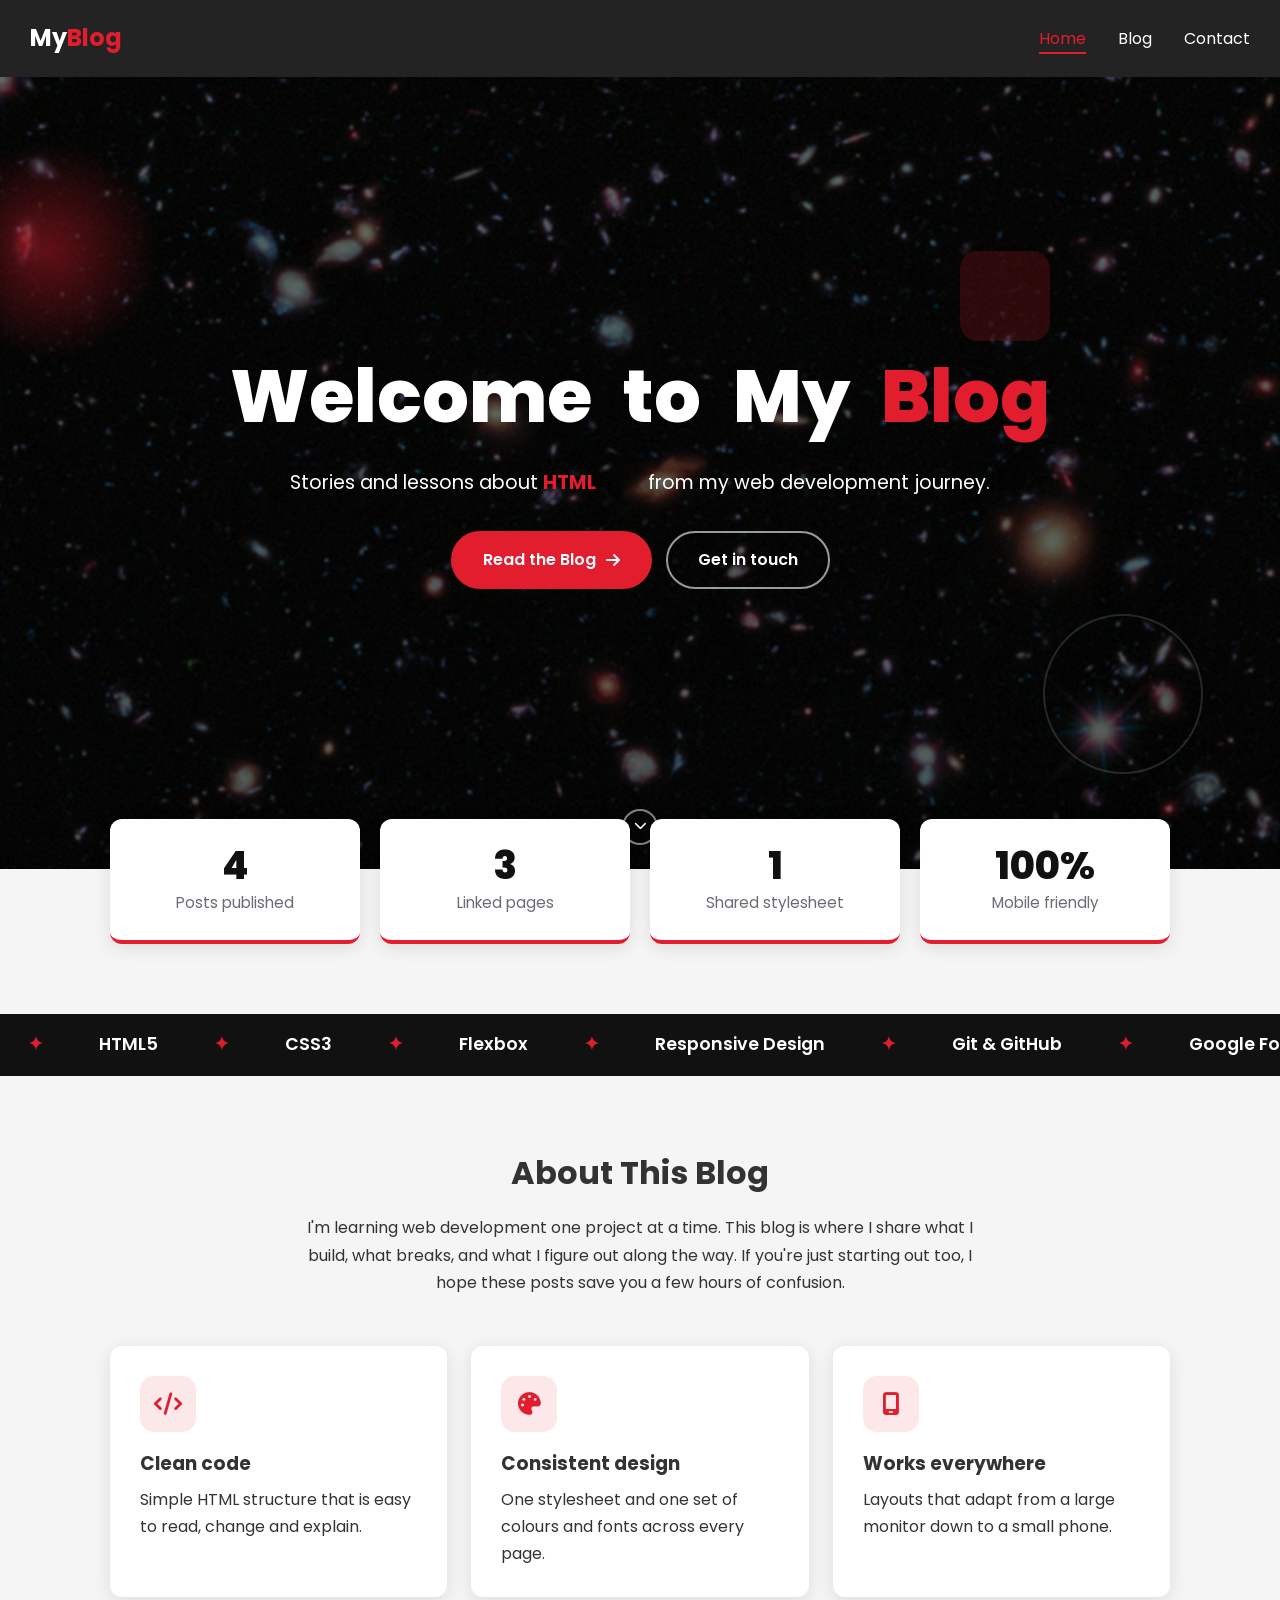
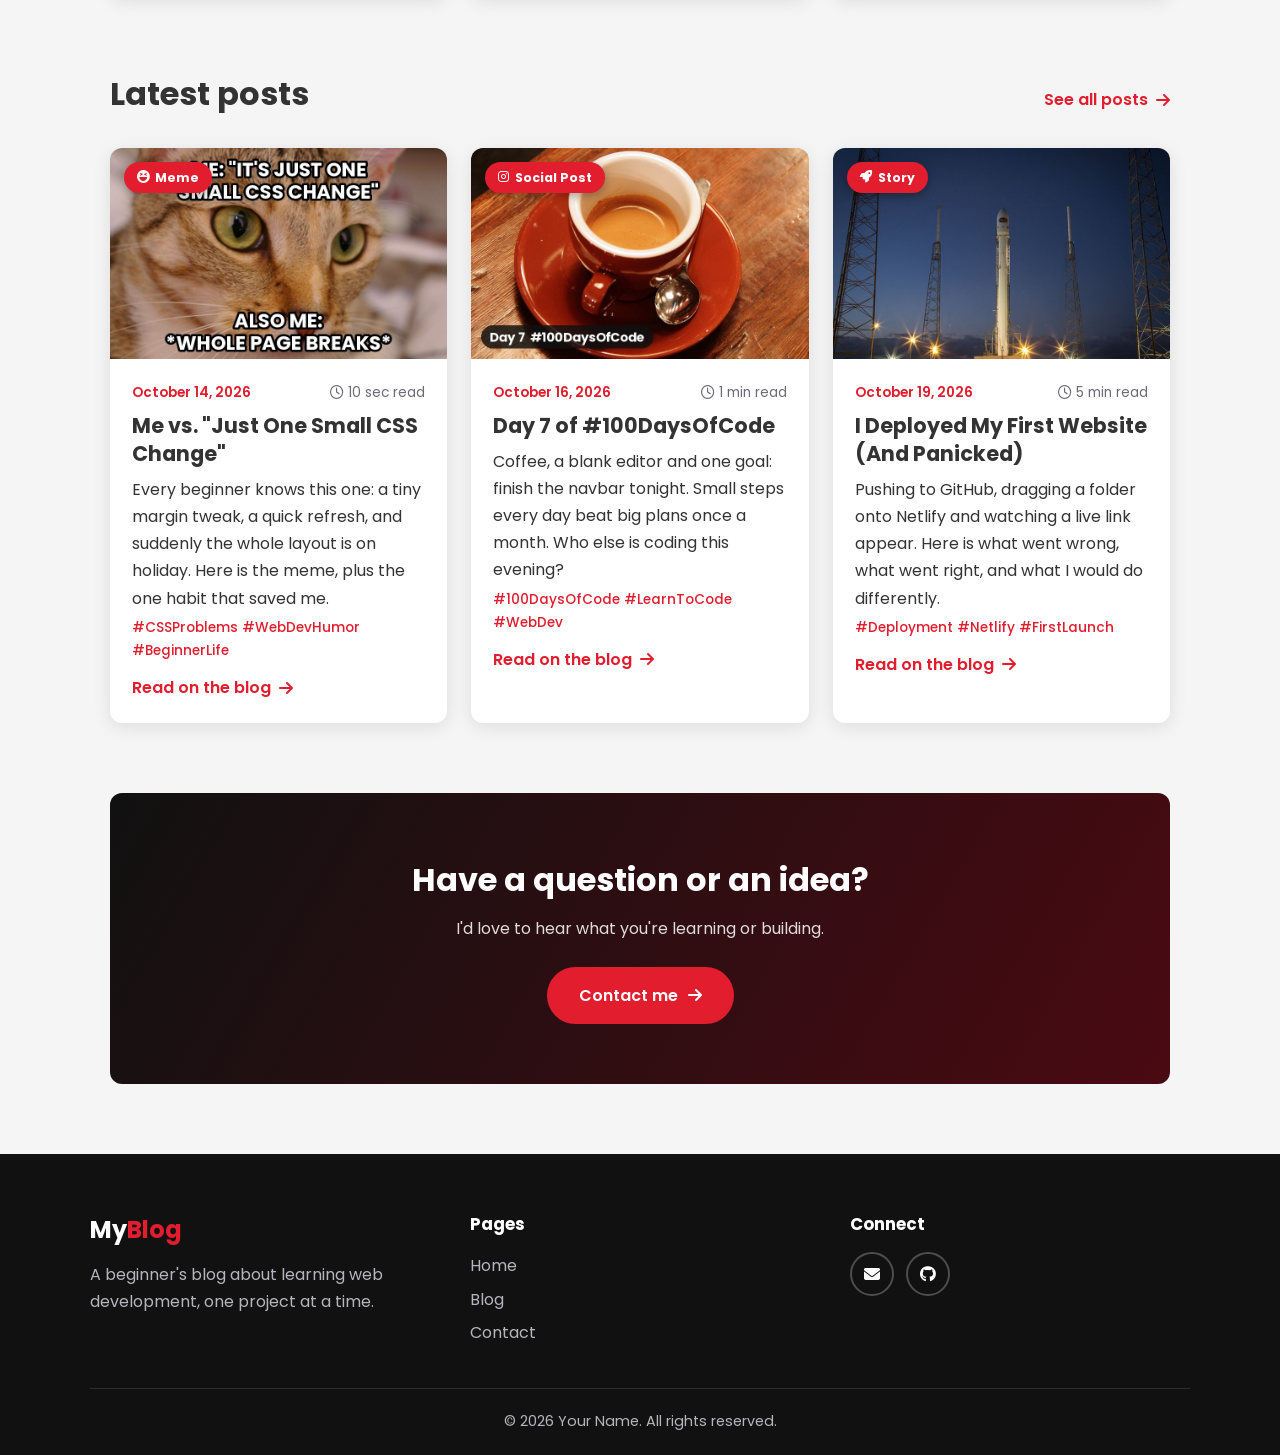
<file: index.html>
<!DOCTYPE html>
<html lang="en">
<head>
  <meta charset="UTF-8">
  <meta name="viewport" content="width=device-width, initial-scale=1.0">
  <meta name="description" content="A beginner web developer's blog about learning HTML, CSS and building real projects.">
  <title>MyBlog | Home</title>
  <script>document.documentElement.classList.add('js');</script>
  <link rel="stylesheet" href="https://cdnjs.cloudflare.com/ajax/libs/font-awesome/6.5.2/css/all.min.css">
  <link rel="stylesheet" href="css/style.css">
</head>
<body>

  <div class="scroll-progress" id="scrollProgress"></div>
  <a class="skip-link" href="#main">Skip to content</a>

  <header class="site-header" id="siteHeader">
    <a href="index.html" class="logo">My<span>Blog</span></a>
    <button class="menu-toggle" id="menuToggle" aria-label="Toggle menu" aria-expanded="false" aria-controls="nav">
      <span></span><span></span><span></span>
    </button>
    <nav id="nav" aria-label="Main navigation">
        <a href="index.html" class="active" aria-current="page">Home</a>
        <a href="blog.html">Blog</a>
        <a href="contact.html">Contact</a>
    </nav>
  </header>

  <main id="main" class="home">

    <section class="hero">
      <div class="hero-bg" aria-hidden="true"></div>
      <span class="shape s1" aria-hidden="true"></span>
      <span class="shape s2" aria-hidden="true"></span>
      <span class="shape s3" aria-hidden="true"></span>
      <div class="hero-content">
        <h1>
          <span class="word"><span style="--i:0">Welcome</span></span>
          <span class="word"><span style="--i:1">to</span></span>
          <span class="word"><span style="--i:2">My</span></span>
          <span class="word"><span style="--i:3" class="accent">Blog</span></span>
        </h1>
        <p class="hero-sub">
          Stories and lessons about
          <span class="rotator" aria-hidden="true"><span class="rot-list"><span>HTML</span><span>CSS</span><span>Flexbox</span><span>HTML</span></span></span>
          <span class="sr-only">HTML, CSS and Flexbox</span>
          from my web development journey.
        </p>
        <div class="hero-actions">
          <a href="blog.html" class="btn">Read the Blog <i class="fa-solid fa-arrow-right"></i></a>
          <a href="contact.html" class="btn btn-ghost">Get in touch</a>
        </div>
      </div>
      <a href="#stats" class="scroll-cue" aria-label="Scroll down"><i class="fa-solid fa-chevron-down"></i></a>
    </section>

    <section class="stats" id="stats">
      <div class="stat reveal"><strong data-count="4">0</strong><span>Posts published</span></div>
      <div class="stat reveal"><strong data-count="3">0</strong><span>Linked pages</span></div>
      <div class="stat reveal"><strong data-count="1">0</strong><span>Shared stylesheet</span></div>
      <div class="stat reveal"><strong data-count="100" data-suffix="%">0</strong><span>Mobile friendly</span></div>
    </section>

    <div class="marquee" aria-hidden="true">
      <div class="marquee-track">
        <span>HTML5</span><span>CSS3</span><span>Flexbox</span><span>Responsive Design</span><span>Git &amp; GitHub</span><span>Google Fonts</span><span>Deployment</span>
        <span>HTML5</span><span>CSS3</span><span>Flexbox</span><span>Responsive Design</span><span>Git &amp; GitHub</span><span>Google Fonts</span><span>Deployment</span>
      </div>
    </div>

    <section class="intro">
      <h2 class="reveal">About This Blog</h2>
      <p class="reveal">I'm learning web development one project at a time. This blog is where I share what I build, what breaks, and what I figure out along the way. If you're just starting out too, I hope these posts save you a few hours of confusion.</p>
    </section>

    <section class="features">
      <div class="feature reveal">
        <i class="fa-solid fa-code"></i>
        <h3>Clean code</h3>
        <p>Simple HTML structure that is easy to read, change and explain.</p>
      </div>
      <div class="feature reveal">
        <i class="fa-solid fa-palette"></i>
        <h3>Consistent design</h3>
        <p>One stylesheet and one set of colours and fonts across every page.</p>
      </div>
      <div class="feature reveal">
        <i class="fa-solid fa-mobile-screen"></i>
        <h3>Works everywhere</h3>
        <p>Layouts that adapt from a large monitor down to a small phone.</p>
      </div>
    </section>

    <section class="featured">
      <div class="section-head reveal">
        <h2>Latest posts</h2>
        <a href="blog.html" class="read-more">See all posts <i class="fa-solid fa-arrow-right"></i></a>
      </div>
      <div class="posts posts-3">
      <article class="card reveal" data-category="meme">
        <div class="card-img">
          <img src="images/post1.jpg" alt="Chelsea the cat with a funny meme caption about a small CSS change breaking the whole page" loading="lazy">
          <span class="tag"><i class="fa-solid fa-face-laugh-squint"></i> Meme</span>
        </div>
        <div class="card-body">
          <p class="meta"><span class="date">October 14, 2026</span><span class="read"><i class="fa-regular fa-clock"></i> 10 sec read</span></p>
          <h2>Me vs. "Just One Small CSS Change"</h2>
          <p>Every beginner knows this one: a tiny margin tweak, a quick refresh, and suddenly the whole layout is on holiday. Here is the meme, plus the one habit that saved me.</p>
          <p class="hashtags">#CSSProblems #WebDevHumor #BeginnerLife</p>
          <a href="blog.html" class="read-more">Read on the blog <i class="fa-solid fa-arrow-right"></i></a>
        </div>
      </article>
      <article class="card reveal" data-category="social">
        <div class="card-img">
          <img src="images/post2.jpg" alt="A cup of coffee on a wooden table with the caption Day 7 of 100 Days of Code" loading="lazy">
          <span class="tag"><i class="fa-brands fa-instagram"></i> Social Post</span>
        </div>
        <div class="card-body">
          <p class="meta"><span class="date">October 16, 2026</span><span class="read"><i class="fa-regular fa-clock"></i> 1 min read</span></p>
          <h2>Day 7 of #100DaysOfCode</h2>
          <p>Coffee, a blank editor and one goal: finish the navbar tonight. Small steps every day beat big plans once a month. Who else is coding this evening?</p>
          <p class="hashtags">#100DaysOfCode #LearnToCode #WebDev</p>
          <a href="blog.html" class="read-more">Read on the blog <i class="fa-solid fa-arrow-right"></i></a>
        </div>
      </article>
      <article class="card reveal" data-category="story">
        <div class="card-img">
          <img src="images/post3.jpg" alt="A SpaceX Falcon 9 rocket lifting off from its launch pad" loading="lazy">
          <span class="tag"><i class="fa-solid fa-rocket"></i> Story</span>
        </div>
        <div class="card-body">
          <p class="meta"><span class="date">October 19, 2026</span><span class="read"><i class="fa-regular fa-clock"></i> 5 min read</span></p>
          <h2>I Deployed My First Website (And Panicked)</h2>
          <p>Pushing to GitHub, dragging a folder onto Netlify and watching a live link appear. Here is what went wrong, what went right, and what I would do differently.</p>
          <p class="hashtags">#Deployment #Netlify #FirstLaunch</p>
          <a href="blog.html" class="read-more">Read on the blog <i class="fa-solid fa-arrow-right"></i></a>
        </div>
      </article>
      </div>
    </section>

    <section class="cta reveal">
      <h2>Have a question or an idea?</h2>
      <p>I'd love to hear what you're learning or building.</p>
      <a href="contact.html" class="btn">Contact me <i class="fa-solid fa-arrow-right"></i></a>
    </section>

  </main>

  <footer class="site-footer">
    <div class="footer-grid">
      <div>
        <a href="index.html" class="logo">My<span>Blog</span></a>
        <p class="footer-text">A beginner's blog about learning web development, one project at a time.</p>
      </div>
      <div>
        <h3>Pages</h3>
        <ul class="footer-links">
          <li><a href="index.html">Home</a></li>
          <li><a href="blog.html">Blog</a></li>
          <li><a href="contact.html">Contact</a></li>
        </ul>
      </div>
      <div>
        <h3>Connect</h3>
        <div class="socials">
          <a href="mailto:yourname@example.com" aria-label="Email"><i class="fa-solid fa-envelope"></i></a>
          <a href="https://github.com/your-username" aria-label="GitHub" target="_blank" rel="noopener"><i class="fa-brands fa-github"></i></a>
        </div>
      </div>
    </div>
    <p class="copyright">&copy; <span id="year">2026</span> Your Name. All rights reserved.</p>
  </footer>

  <button class="to-top" id="toTop" aria-label="Back to top"><i class="fa-solid fa-arrow-up"></i></button>

  <script src="js/main.js"></script>
</body>
</html>
</file>
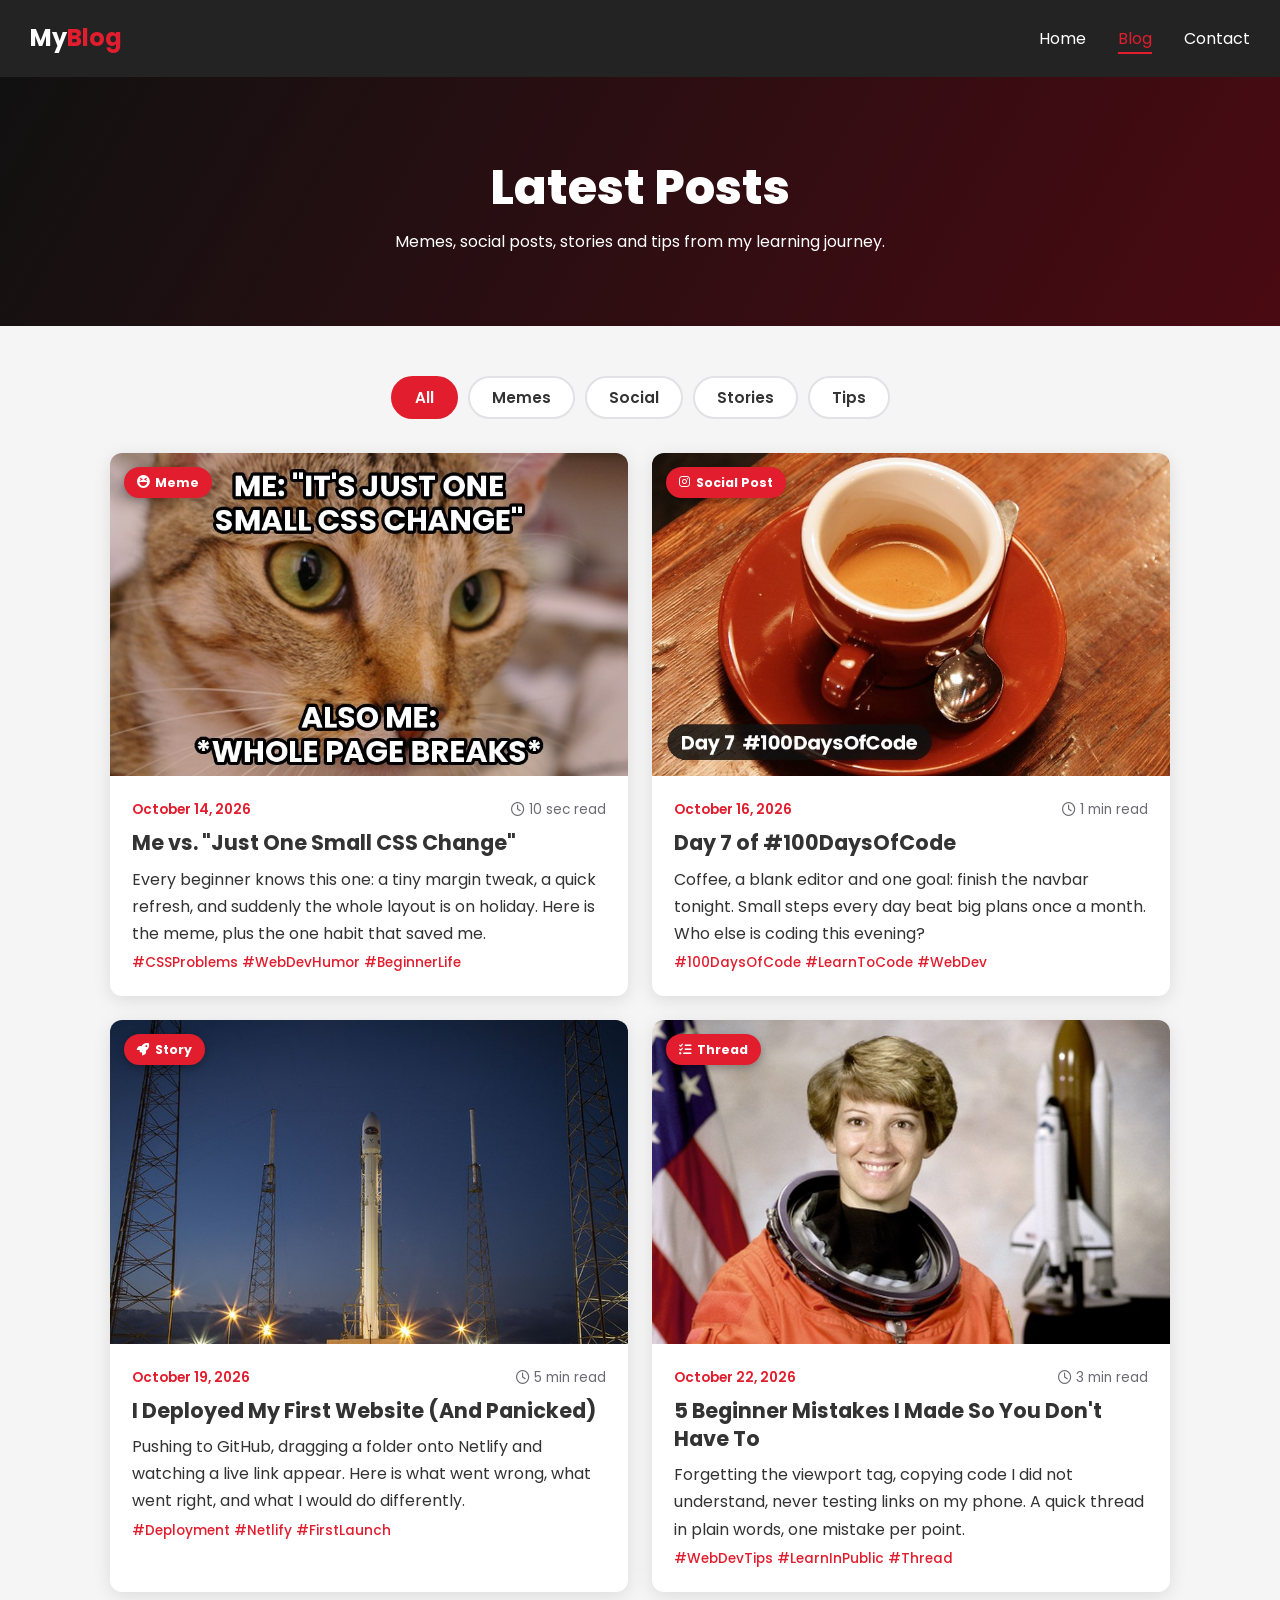
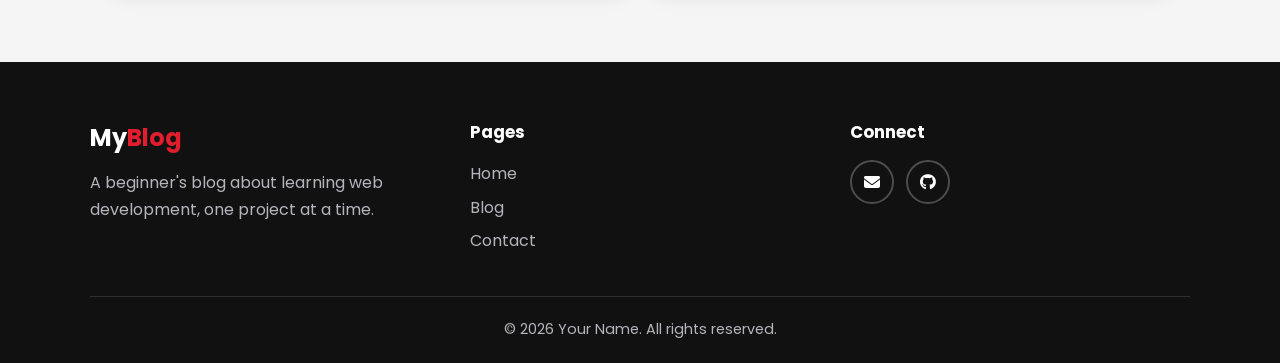
<file: blog.html>
<!DOCTYPE html>
<html lang="en">
<head>
  <meta charset="UTF-8">
  <meta name="viewport" content="width=device-width, initial-scale=1.0">
  <meta name="description" content="Memes, social posts, stories and tips from a beginner web developer.">
  <title>MyBlog | Blog</title>
  <script>document.documentElement.classList.add('js');</script>
  <link rel="stylesheet" href="https://cdnjs.cloudflare.com/ajax/libs/font-awesome/6.5.2/css/all.min.css">
  <link rel="stylesheet" href="css/style.css">
</head>
<body>

  <div class="scroll-progress" id="scrollProgress"></div>
  <a class="skip-link" href="#main">Skip to content</a>

  <header class="site-header" id="siteHeader">
    <a href="index.html" class="logo">My<span>Blog</span></a>
    <button class="menu-toggle" id="menuToggle" aria-label="Toggle menu" aria-expanded="false" aria-controls="nav">
      <span></span><span></span><span></span>
    </button>
    <nav id="nav" aria-label="Main navigation">
        <a href="index.html">Home</a>
        <a href="blog.html" class="active" aria-current="page">Blog</a>
        <a href="contact.html">Contact</a>
    </nav>
  </header>

  <section class="page-banner">
    <h1>Latest Posts</h1>
    <p>Memes, social posts, stories and tips from my learning journey.</p>
  </section>

  <main id="main">

    <div class="filters" role="group" aria-label="Filter posts by topic">
      <button class="filter active" data-filter="all">All</button>
      <button class="filter" data-filter="meme">Memes</button>
      <button class="filter" data-filter="social">Social</button>
      <button class="filter" data-filter="story">Stories</button>
      <button class="filter" data-filter="tips">Tips</button>
    </div>

    <section class="posts" id="posts">

      <article class="card reveal" data-category="meme">
        <div class="card-img">
          <img src="images/post1.jpg" alt="Chelsea the cat with a funny meme caption about a small CSS change breaking the whole page" loading="lazy">
          <span class="tag"><i class="fa-solid fa-face-laugh-squint"></i> Meme</span>
        </div>
        <div class="card-body">
          <p class="meta"><span class="date">October 14, 2026</span><span class="read"><i class="fa-regular fa-clock"></i> 10 sec read</span></p>
          <h2>Me vs. "Just One Small CSS Change"</h2>
          <p>Every beginner knows this one: a tiny margin tweak, a quick refresh, and suddenly the whole layout is on holiday. Here is the meme, plus the one habit that saved me.</p>
          <p class="hashtags">#CSSProblems #WebDevHumor #BeginnerLife</p>
        </div>
      </article>
      <article class="card reveal" data-category="social">
        <div class="card-img">
          <img src="images/post2.jpg" alt="A cup of coffee on a wooden table with the caption Day 7 of 100 Days of Code" loading="lazy">
          <span class="tag"><i class="fa-brands fa-instagram"></i> Social Post</span>
        </div>
        <div class="card-body">
          <p class="meta"><span class="date">October 16, 2026</span><span class="read"><i class="fa-regular fa-clock"></i> 1 min read</span></p>
          <h2>Day 7 of #100DaysOfCode</h2>
          <p>Coffee, a blank editor and one goal: finish the navbar tonight. Small steps every day beat big plans once a month. Who else is coding this evening?</p>
          <p class="hashtags">#100DaysOfCode #LearnToCode #WebDev</p>
        </div>
      </article>
      <article class="card reveal" data-category="story">
        <div class="card-img">
          <img src="images/post3.jpg" alt="A SpaceX Falcon 9 rocket lifting off from its launch pad" loading="lazy">
          <span class="tag"><i class="fa-solid fa-rocket"></i> Story</span>
        </div>
        <div class="card-body">
          <p class="meta"><span class="date">October 19, 2026</span><span class="read"><i class="fa-regular fa-clock"></i> 5 min read</span></p>
          <h2>I Deployed My First Website (And Panicked)</h2>
          <p>Pushing to GitHub, dragging a folder onto Netlify and watching a live link appear. Here is what went wrong, what went right, and what I would do differently.</p>
          <p class="hashtags">#Deployment #Netlify #FirstLaunch</p>
        </div>
      </article>
      <article class="card reveal" data-category="tips">
        <div class="card-img">
          <img src="images/post4.jpg" alt="NASA astronaut Eileen Collins smiling in her orange flight suit" loading="lazy">
          <span class="tag"><i class="fa-solid fa-list-check"></i> Thread</span>
        </div>
        <div class="card-body">
          <p class="meta"><span class="date">October 22, 2026</span><span class="read"><i class="fa-regular fa-clock"></i> 3 min read</span></p>
          <h2>5 Beginner Mistakes I Made So You Don't Have To</h2>
          <p>Forgetting the viewport tag, copying code I did not understand, never testing links on my phone. A quick thread in plain words, one mistake per point.</p>
          <p class="hashtags">#WebDevTips #LearnInPublic #Thread</p>
        </div>
      </article>

    </section>

  </main>

  <footer class="site-footer">
    <div class="footer-grid">
      <div>
        <a href="index.html" class="logo">My<span>Blog</span></a>
        <p class="footer-text">A beginner's blog about learning web development, one project at a time.</p>
      </div>
      <div>
        <h3>Pages</h3>
        <ul class="footer-links">
          <li><a href="index.html">Home</a></li>
          <li><a href="blog.html">Blog</a></li>
          <li><a href="contact.html">Contact</a></li>
        </ul>
      </div>
      <div>
        <h3>Connect</h3>
        <div class="socials">
          <a href="mailto:yourname@example.com" aria-label="Email"><i class="fa-solid fa-envelope"></i></a>
          <a href="https://github.com/your-username" aria-label="GitHub" target="_blank" rel="noopener"><i class="fa-brands fa-github"></i></a>
        </div>
      </div>
    </div>
    <p class="copyright">&copy; <span id="year">2026</span> Your Name. All rights reserved.</p>
  </footer>

  <button class="to-top" id="toTop" aria-label="Back to top"><i class="fa-solid fa-arrow-up"></i></button>

  <script src="js/main.js"></script>
</body>
</html>
</file>
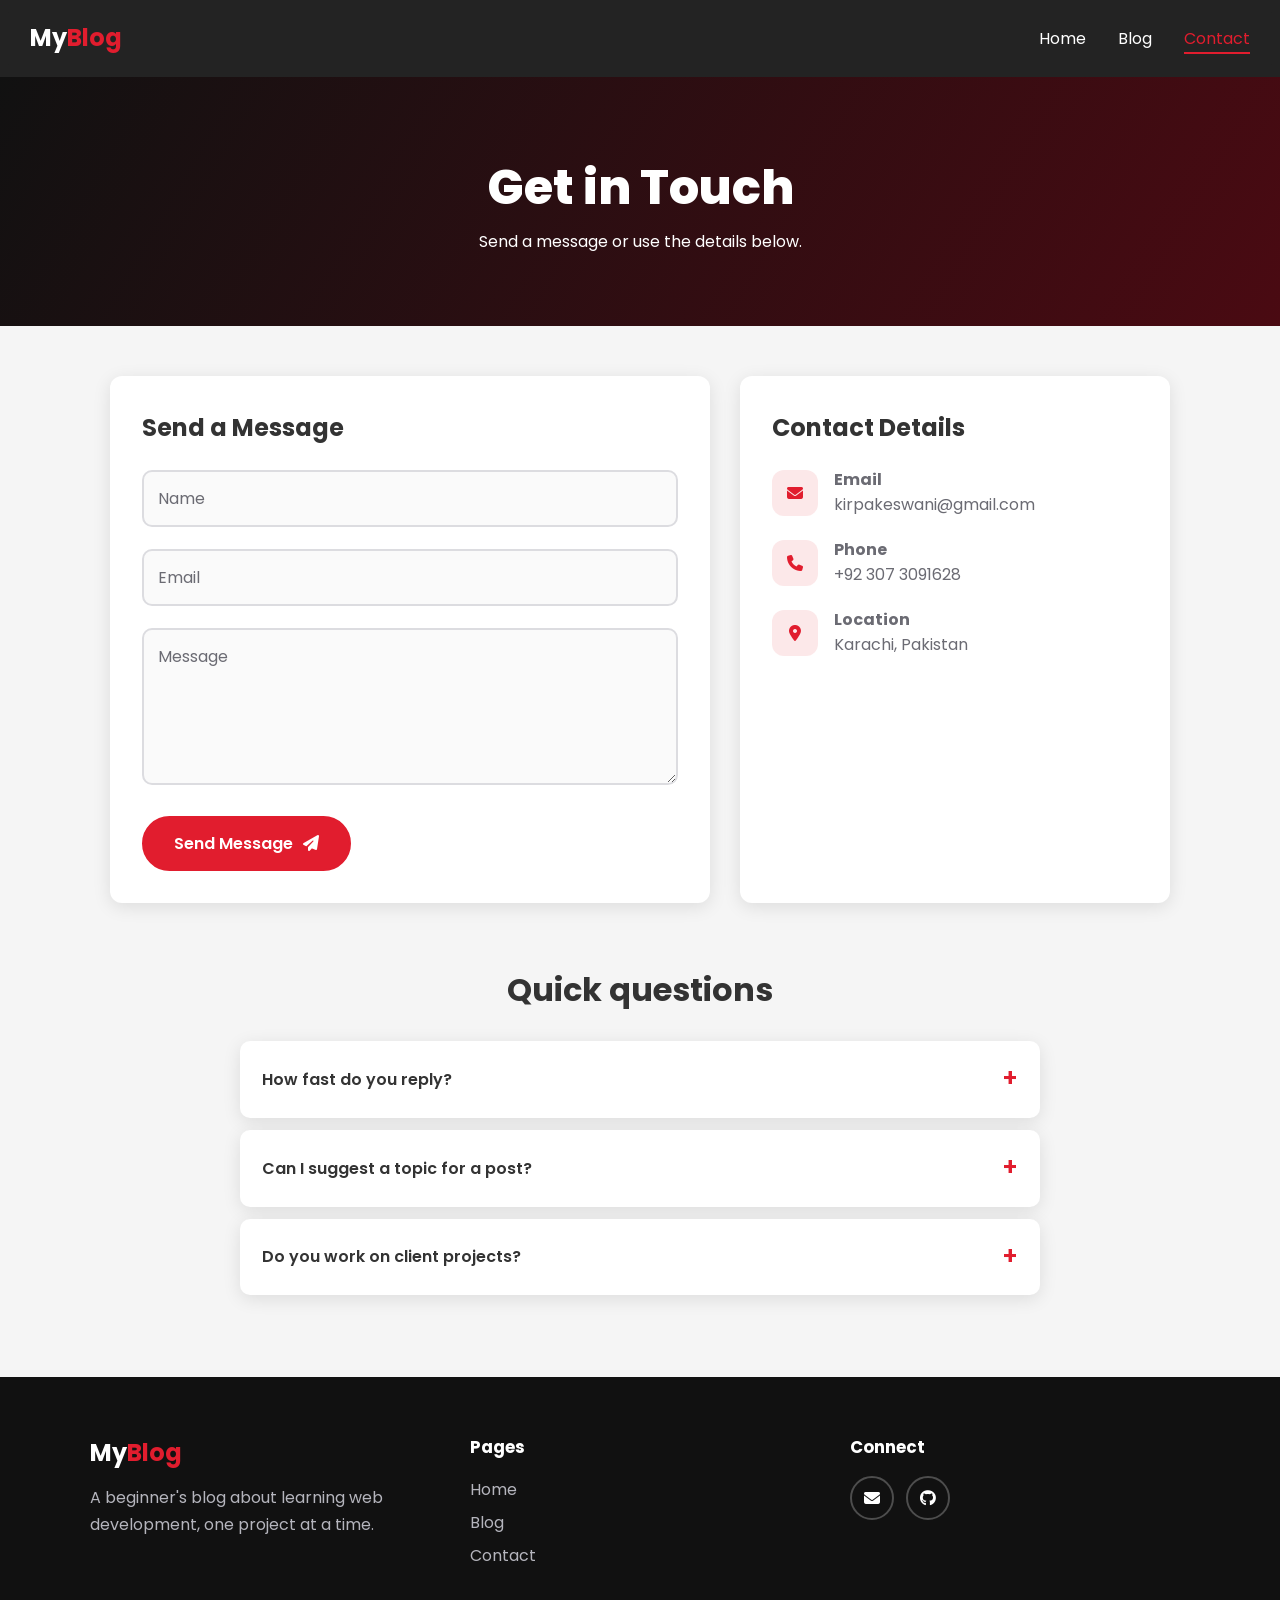
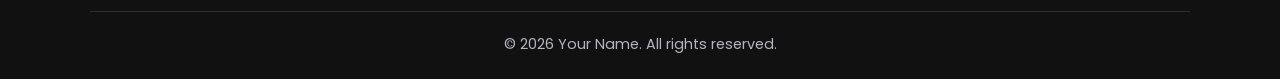
<file: contact.html>
<!DOCTYPE html>
<html lang="en">
<head>
  <meta charset="UTF-8">
  <meta name="viewport" content="width=device-width, initial-scale=1.0">
  <meta name="description" content="Contact the author of MyBlog using the form or the details on this page.">
  <title>MyBlog | Contact</title>
  <script>document.documentElement.classList.add('js');</script>
  <link rel="stylesheet" href="https://cdnjs.cloudflare.com/ajax/libs/font-awesome/6.5.2/css/all.min.css">
  <link rel="stylesheet" href="css/style.css">
</head>
<body>

  <div class="scroll-progress" id="scrollProgress"></div>
  <a class="skip-link" href="#main">Skip to content</a>

  <header class="site-header" id="siteHeader">
    <a href="index.html" class="logo">My<span>Blog</span></a>
    <button class="menu-toggle" id="menuToggle" aria-label="Toggle menu" aria-expanded="false" aria-controls="nav">
      <span></span><span></span><span></span>
    </button>
    <nav id="nav" aria-label="Main navigation">
        <a href="index.html">Home</a>
        <a href="blog.html">Blog</a>
        <a href="contact.html" class="active" aria-current="page">Contact</a>
    </nav>
  </header>

  <section class="page-banner">
    <h1>Get in Touch</h1>
    <p>Send a message or use the details below.</p>
  </section>

  <main id="main">

    <section class="contact-wrap">

      <form class="contact-form reveal" id="contactForm" action="#" method="post" novalidate>
        <h2>Send a Message</h2>

        <div class="field">
          <input type="text" id="name" name="name" placeholder=" " required autocomplete="name">
          <label for="name">Name</label>
          <small class="error-msg">Please enter your name.</small>
        </div>

        <div class="field">
          <input type="email" id="email" name="email" placeholder=" " required autocomplete="email">
          <label for="email">Email</label>
          <small class="error-msg">Please enter a valid email address.</small>
        </div>

        <div class="field">
          <textarea id="message" name="message" rows="5" placeholder=" " required></textarea>
          <label for="message">Message</label>
          <small class="error-msg">Please write a message (at least 10 characters).</small>
        </div>

        <button type="submit" class="btn">Send Message <i class="fa-solid fa-paper-plane"></i></button>

        <div class="form-success" id="formSuccess" role="status" aria-live="polite">
          <i class="fa-solid fa-circle-check"></i>
          <p>Thanks! Your message looks good.<br><small>(This demo form does not send real messages.)</small></p>
        </div>
      </form>

      <aside class="contact-info reveal">
        <h2>Contact Details</h2>
        <ul class="info-list">
          <li><i class="fa-solid fa-envelope"></i><span><strong>Email</strong>kirpakeswani@gmail.com</span></li>
          <li><i class="fa-solid fa-phone"></i><span><strong>Phone</strong>+92 307 3091628</span></li>
          <li><i class="fa-solid fa-location-dot"></i><span><strong>Location</strong>Karachi, Pakistan</span></li>
        </ul>
      </aside>

    </section>

    <section class="faq">
      <h2 class="reveal">Quick questions</h2>
      <details class="reveal">
        <summary>How fast do you reply?</summary>
        <p>I usually reply within two working days.</p>
      </details>
      <details class="reveal">
        <summary>Can I suggest a topic for a post?</summary>
        <p>Yes. Send me a message with the topic and what you'd like to learn about it.</p>
      </details>
      <details class="reveal">
        <summary>Do you work on client projects?</summary>
        <p>I'm still learning, so right now I focus on practice projects and this blog.</p>
      </details>
    </section>

  </main>

  <footer class="site-footer">
    <div class="footer-grid">
      <div>
        <a href="index.html" class="logo">My<span>Blog</span></a>
        <p class="footer-text">A beginner's blog about learning web development, one project at a time.</p>
      </div>
      <div>
        <h3>Pages</h3>
        <ul class="footer-links">
          <li><a href="index.html">Home</a></li>
          <li><a href="blog.html">Blog</a></li>
          <li><a href="contact.html">Contact</a></li>
        </ul>
      </div>
      <div>
        <h3>Connect</h3>
        <div class="socials">
          <a href="mailto:yourname@example.com" aria-label="Email"><i class="fa-solid fa-envelope"></i></a>
          <a href="https://github.com/your-username" aria-label="GitHub" target="_blank" rel="noopener"><i class="fa-brands fa-github"></i></a>
        </div>
      </div>
    </div>
    <p class="copyright">&copy; <span id="year">2026</span> Your Name. All rights reserved.</p>
  </footer>

  <button class="to-top" id="toTop" aria-label="Back to top"><i class="fa-solid fa-arrow-up"></i></button>

  <script src="js/main.js"></script>
</body>
</html>
</file>
<file: css/style.css>
/* =====================================================
   MyBlog - shared stylesheet (used by ALL three pages)
   ===================================================== */

/* ---------- 1. Fonts and variables (change colours/fonts here only) ---------- */
@import url('https://fonts.googleapis.com/css2?family=Poppins:wght@400;500;600;700;800&display=swap');

:root {
  --primary: #e11d2e;
  --primary-dark: #b9121f;
  --dark: #111111;
  --dark-2: #1b1b1f;
  --light: #f5f5f5;
  --text: #333333;
  --muted: #6b6b73;
  --white: #ffffff;
  --font: 'Poppins', Arial, sans-serif;
  --radius: 12px;
  --shadow: 0 4px 18px rgba(0, 0, 0, 0.1);
  --ease: cubic-bezier(0.22, 1, 0.36, 1);
}

/* ---------- 2. Reset and base ---------- */
* { margin: 0; padding: 0; box-sizing: border-box; }

html { scroll-behavior: smooth; scroll-padding-top: 80px; }

body {
  font-family: var(--font);
  color: var(--text);
  background: var(--light);
  line-height: 1.7;
  overflow-x: hidden;
}

img { max-width: 100%; display: block; }
ul { list-style: none; }
a { color: inherit; }

main { max-width: 1100px; margin: 0 auto; padding: 50px 20px 70px; }
main.home { max-width: none; padding: 0; }  /* home sections manage their own width */

a:focus-visible,
button:focus-visible,
summary:focus-visible { outline: 3px solid var(--primary); outline-offset: 3px; }

.sr-only {
  position: absolute; width: 1px; height: 1px; padding: 0; margin: -1px;
  overflow: hidden; clip: rect(0, 0, 0, 0); white-space: nowrap; border: 0;
}

.skip-link {
  position: absolute; left: 10px; top: -60px; background: var(--primary);
  color: var(--white); padding: 10px 16px; border-radius: 6px; z-index: 300;
  transition: top 0.2s;
}
.skip-link:focus { top: 10px; }

/* ---------- 3. Scroll progress bar ---------- */
.scroll-progress {
  position: fixed; top: 0; left: 0; height: 3px; width: 100%;
  background: var(--primary); transform: scaleX(0); transform-origin: left;
  z-index: 200;
}

/* ---------- 4. Header and navigation ---------- */
.site-header {
  position: sticky; top: 0; z-index: 100;
  background: rgba(17, 17, 17, 0.92);
  backdrop-filter: blur(10px);
  padding: 18px 30px;
  display: flex; justify-content: space-between; align-items: center;
  transition: padding 0.3s var(--ease), box-shadow 0.3s;
}
.site-header.scrolled { padding: 10px 30px; box-shadow: 0 4px 20px rgba(0, 0, 0, 0.35); }

.logo { color: var(--white); font-size: 1.5rem; font-weight: 700; text-decoration: none; }
.logo span { color: var(--primary); }

.site-header nav a {
  position: relative; color: var(--white); text-decoration: none;
  margin-left: 28px; padding: 4px 0; transition: color 0.2s;
}
.site-header nav a::after {
  content: ''; position: absolute; left: 0; bottom: 0; height: 2px; width: 100%;
  background: var(--primary); transform: scaleX(0); transform-origin: right;
  transition: transform 0.35s var(--ease);
}
.site-header nav a:hover,
.site-header nav a.active { color: var(--primary); }
.site-header nav a:hover::after,
.site-header nav a.active::after { transform: scaleX(1); transform-origin: left; }

/* hamburger (mobile only) */
.menu-toggle {
  display: none; background: none; border: none; cursor: pointer;
  width: 38px; height: 38px; position: relative;
}
.menu-toggle span {
  position: absolute; left: 7px; width: 24px; height: 2px; background: var(--white);
  transition: transform 0.3s var(--ease), opacity 0.2s;
}
.menu-toggle span:nth-child(1) { top: 12px; }
.menu-toggle span:nth-child(2) { top: 18px; }
.menu-toggle span:nth-child(3) { top: 24px; }
.menu-toggle.open span:nth-child(1) { transform: translateY(6px) rotate(45deg); }
.menu-toggle.open span:nth-child(2) { opacity: 0; }
.menu-toggle.open span:nth-child(3) { transform: translateY(-6px) rotate(-45deg); }

/* ---------- 5. Buttons ---------- */
.btn {
  position: relative; display: inline-flex; align-items: center; gap: 10px; overflow: hidden;
  background: var(--primary); color: var(--white);
  padding: 13px 30px; border-radius: 50px; text-decoration: none;
  font-weight: 600; border: 2px solid var(--primary); cursor: pointer;
  font-family: var(--font); font-size: 1rem;
  transition: transform 0.25s var(--ease), box-shadow 0.25s, background 0.25s;
}
.btn::before {
  content: ''; position: absolute; top: 0; left: -80%; width: 50%; height: 100%;
  background: linear-gradient(120deg, transparent, rgba(255, 255, 255, 0.35), transparent);
  transform: skewX(-20deg);
}
.btn:hover { transform: translateY(-3px); box-shadow: 0 10px 22px rgba(225, 29, 46, 0.4); background: var(--primary-dark); border-color: var(--primary-dark); }
.btn:hover::before { left: 130%; transition: left 0.7s var(--ease); }
.btn i { transition: transform 0.25s var(--ease); }
.btn:hover i { transform: translateX(4px); }

.btn-ghost { background: transparent; border-color: rgba(255, 255, 255, 0.6); }
.btn-ghost:hover { background: var(--white); color: var(--dark); border-color: var(--white); box-shadow: 0 10px 22px rgba(255, 255, 255, 0.2); }

/* ---------- 6. Home: hero ---------- */
.hero {
  position: relative; overflow: hidden; color: var(--white); text-align: center;
  min-height: 88vh; display: flex; align-items: center; justify-content: center;
  padding: 80px 20px; background: var(--dark);
}
.hero-bg {
  position: absolute; inset: 0;
  background:
    linear-gradient(rgba(0, 0, 0, 0.6), rgba(0, 0, 0, 0.65)),
    url('../images/hero.jpg') center/cover no-repeat;
  animation: kenburns 18s ease-in-out infinite alternate;
}
.hero-content { position: relative; z-index: 2; max-width: 980px; }

.hero h1 { font-size: clamp(2.4rem, 7vw, 4.6rem); font-weight: 800; line-height: 1.1; margin-bottom: 20px; }
.hero .word { display: inline-block; overflow: hidden; vertical-align: top; padding: 0 0.12em 0.12em; }
.hero .word > span {
  display: inline-block; transform: translateY(110%);
  animation: wordUp 0.9s var(--ease) forwards; animation-delay: calc(var(--i) * 0.14s + 0.2s);
}
.accent { color: var(--primary); }

.hero-sub {
  font-size: 1.2rem; margin-bottom: 32px; opacity: 0;
  animation: fadeUp 0.8s var(--ease) 1s forwards;
}
.rotator {
  display: inline-block; height: 1.7em; overflow: hidden; vertical-align: bottom;
  color: var(--primary); font-weight: 700; min-width: 5.2em; text-align: left;
}
.rotator .rot-list { display: block; animation: rotate 9s var(--ease) infinite; }
.rotator .rot-list span { display: block; height: 1.7em; line-height: 1.7em; }

.hero-actions {
  display: flex; gap: 14px; justify-content: center; flex-wrap: wrap;
  opacity: 0; animation: fadeUp 0.8s var(--ease) 1.25s forwards;
}

/* floating shapes */
.shape { position: absolute; border-radius: 50%; z-index: 1; opacity: 0.55; }
.s1 { width: 220px; height: 220px; top: 8%; left: -60px; background: radial-gradient(circle, rgba(225, 29, 46, 0.75), transparent 70%); animation: float 9s ease-in-out infinite; }
.s2 { width: 160px; height: 160px; bottom: 12%; right: 6%; border: 2px solid rgba(255, 255, 255, 0.25); animation: float 7s ease-in-out infinite reverse; }
.s3 { width: 90px; height: 90px; top: 22%; right: 18%; background: rgba(225, 29, 46, 0.35); border-radius: 18px; animation: spin 14s linear infinite; }

.scroll-cue {
  position: absolute; bottom: 24px; left: 50%; z-index: 2; margin-left: -18px;
  width: 36px; height: 36px; border: 2px solid rgba(255, 255, 255, 0.5); border-radius: 50%;
  display: flex; align-items: center; justify-content: center; color: var(--white);
  text-decoration: none; font-size: 0.8rem; animation: bounce 1.8s ease-in-out infinite;
}

/* ---------- 7. Home: stats, marquee, intro, features ---------- */
.stats {
  max-width: 1100px; margin: -50px auto 0; padding: 0 20px;
  display: flex; flex-wrap: wrap; gap: 20px; position: relative; z-index: 3;
}
.stat {
  flex: 1 1 200px; background: var(--white); border-radius: var(--radius);
  box-shadow: var(--shadow); padding: 24px; text-align: center;
  border-bottom: 4px solid var(--primary);
}
.stat strong { display: block; font-size: 2.4rem; font-weight: 800; color: var(--dark); line-height: 1.2; }
.stat span { color: var(--muted); font-size: 0.95rem; }

.marquee { overflow: hidden; background: var(--dark); margin-top: 70px; padding: 16px 0; }
.marquee-track { display: flex; width: max-content; animation: marquee 28s linear infinite; }
.marquee-track span { color: var(--white); font-weight: 600; font-size: 1.1rem; padding: 0 28px; white-space: nowrap; }
.marquee-track span::before { content: '\2726'; color: var(--primary); margin-right: 56px; }
.marquee:hover .marquee-track { animation-play-state: paused; }

.intro { text-align: center; max-width: 720px; margin: 0 auto; padding: 70px 20px 20px; }
.intro h2 { font-size: 2rem; margin-bottom: 14px; }

.features {
  max-width: 1100px; margin: 0 auto; padding: 30px 20px 20px;
  display: flex; flex-wrap: wrap; gap: 24px;
}
.feature {
  flex: 1 1 260px; background: var(--white); border-radius: var(--radius); padding: 30px;
  box-shadow: var(--shadow); transition: transform 0.35s var(--ease), box-shadow 0.35s;
}
.feature:hover { transform: translateY(-8px); box-shadow: 0 14px 30px rgba(0, 0, 0, 0.15); }
.feature i {
  width: 56px; height: 56px; border-radius: 14px; background: rgba(225, 29, 46, 0.1);
  color: var(--primary); display: flex; align-items: center; justify-content: center;
  font-size: 1.4rem; margin-bottom: 16px; transition: transform 0.4s var(--ease), background 0.3s, color 0.3s;
}
.feature:hover i { background: var(--primary); color: var(--white); transform: rotate(-8deg) scale(1.1); }
.feature h3 { margin-bottom: 6px; }

.featured { max-width: 1100px; margin: 0 auto; padding: 50px 20px 20px; }
.section-head { display: flex; justify-content: space-between; align-items: baseline; flex-wrap: wrap; gap: 10px; margin-bottom: 26px; }
.section-head h2 { font-size: 2rem; }

.cta {
  max-width: 1060px; margin: 50px auto 70px; padding: 60px 24px; text-align: center; color: var(--white);
  border-radius: var(--radius); background: linear-gradient(120deg, var(--dark), #4a0a12, var(--dark));
  background-size: 200% 200%; animation: gradientShift 8s ease infinite;
}
.cta h2 { font-size: 2rem; margin-bottom: 8px; }
.cta p { margin-bottom: 24px; opacity: 0.85; }

/* ---------- 8. Page banner (blog and contact) ---------- */
.page-banner {
  color: var(--white); text-align: center; padding: 70px 20px;
  background: linear-gradient(120deg, var(--dark), #4a0a12, var(--dark));
  background-size: 200% 200%; animation: gradientShift 8s ease infinite;
}
.page-banner h1 { font-size: clamp(2rem, 5vw, 3rem); font-weight: 800; animation: fadeUp 0.8s var(--ease) both; }
.page-banner p { opacity: 0.85; animation: fadeUp 0.8s var(--ease) 0.15s both; }

/* ---------- 9. Blog: filters and cards ---------- */
.filters { display: flex; flex-wrap: wrap; gap: 10px; justify-content: center; margin-bottom: 34px; }
.filter {
  font-family: var(--font); font-size: 0.95rem; font-weight: 600; cursor: pointer;
  background: var(--white); color: var(--text); border: 2px solid #e2e2e6;
  padding: 8px 22px; border-radius: 50px; transition: all 0.25s var(--ease);
}
.filter:hover { border-color: var(--primary); color: var(--primary); transform: translateY(-2px); }
.filter.active { background: var(--primary); border-color: var(--primary); color: var(--white); }

.posts { display: flex; flex-wrap: wrap; gap: 24px; }

.card {
  background: var(--white); border-radius: var(--radius); overflow: hidden;
  box-shadow: var(--shadow); flex: 1 1 calc(50% - 24px);
  transition: transform 0.4s var(--ease), box-shadow 0.4s;
}
.card:hover { transform: translateY(-8px); box-shadow: 0 16px 34px rgba(0, 0, 0, 0.18); }
.card.hide { display: none; }
.card.pop { animation: pop 0.5s var(--ease); }

.posts-3 .card { flex: 1 1 280px; }

.card-img { position: relative; overflow: hidden; }
.card-img img { width: 100%; height: auto; aspect-ratio: 16 / 10; object-fit: cover; transition: transform 0.7s var(--ease); }
.card:hover .card-img img { transform: scale(1.1) rotate(1deg); }
.tag {
  position: absolute; top: 14px; left: 14px; background: var(--primary); color: var(--white);
  font-size: 0.78rem; font-weight: 700; padding: 5px 13px; border-radius: 50px;
  display: inline-flex; align-items: center; gap: 6px; box-shadow: 0 3px 10px rgba(0, 0, 0, 0.3);
}

.card-body { padding: 22px; }
.card-body h2 { font-size: 1.3rem; line-height: 1.35; margin-bottom: 8px; transition: color 0.25s; }
.card:hover .card-body h2 { color: var(--primary); }
.meta { display: flex; justify-content: space-between; flex-wrap: wrap; gap: 6px; font-size: 0.85rem; margin-bottom: 8px; }
.date { color: var(--primary); font-weight: 600; }
.read { color: var(--muted); }
.hashtags { color: var(--primary); font-size: 0.85rem; font-weight: 500; margin-top: 4px; overflow-wrap: anywhere; }

.read-more { color: var(--primary); font-weight: 600; text-decoration: none; display: inline-flex; gap: 8px; align-items: center; margin-top: 12px; }
.read-more i { transition: transform 0.25s var(--ease); }
.read-more:hover i { transform: translateX(6px); }
.section-head .read-more { margin-top: 0; }

/* ---------- 10. Contact ---------- */
.contact-wrap { display: flex; flex-wrap: wrap; gap: 30px; }
.contact-form, .contact-info {
  background: var(--white); padding: 32px; border-radius: var(--radius);
  box-shadow: var(--shadow); flex: 1 1 320px;
}
.contact-form { flex: 2 1 380px; }
.contact-form h2, .contact-info h2 { margin-bottom: 22px; }

.field { position: relative; margin-bottom: 22px; }
.field input, .field textarea {
  width: 100%; padding: 20px 14px 8px; border: 2px solid #dcdce0; border-radius: 10px;
  font-family: var(--font); font-size: 1rem; background: #fafafa; resize: vertical;
  transition: border-color 0.25s, box-shadow 0.25s, background 0.25s;
}
.field label {
  position: absolute; left: 16px; top: 15px; color: var(--muted); pointer-events: none;
  transition: all 0.2s var(--ease); transform-origin: left top;
}
.field input:focus, .field textarea:focus {
  outline: none; border-color: var(--primary); background: var(--white);
  box-shadow: 0 0 0 4px rgba(225, 29, 46, 0.12);
}
.field input:focus + label,
.field input:not(:placeholder-shown) + label,
.field textarea:focus + label,
.field textarea:not(:placeholder-shown) + label {
  top: 5px; font-size: 0.72rem; font-weight: 600; color: var(--primary);
}
.error-msg { display: none; color: var(--primary-dark); font-size: 0.82rem; margin-top: 4px; }
.field.error input, .field.error textarea { border-color: var(--primary); animation: shake 0.4s; }
.field.error .error-msg { display: block; }

.form-success {
  display: none; align-items: center; gap: 14px; margin-top: 20px; padding: 16px;
  background: #e8f7ee; color: #14633a; border-radius: 10px;
}
.form-success i { font-size: 1.8rem; }
.form-success.show { display: flex; animation: pop 0.5s var(--ease); }

.info-list li { display: flex; gap: 16px; margin-bottom: 22px; align-items: flex-start; }
.info-list i {
  flex: 0 0 46px; height: 46px; border-radius: 12px; background: rgba(225, 29, 46, 0.1);
  color: var(--primary); display: flex; align-items: center; justify-content: center; transition: all 0.3s var(--ease);
}
.info-list li:hover i { background: var(--primary); color: var(--white); transform: scale(1.1); }
.info-list strong { display: block; line-height: 1.3; }
.info-list span { overflow-wrap: anywhere; color: var(--muted); }

.faq { margin-top: 60px; max-width: 800px; margin-left: auto; margin-right: auto; }
.faq h2 { text-align: center; margin-bottom: 24px; font-size: 2rem; }
.faq details { background: var(--white); border-radius: 10px; box-shadow: var(--shadow); margin-bottom: 12px; overflow: hidden; }
.faq summary {
  cursor: pointer; padding: 18px 22px; font-weight: 600; list-style: none;
  display: flex; justify-content: space-between; align-items: center;
}
.faq summary::-webkit-details-marker { display: none; }
.faq summary::after { content: '+'; color: var(--primary); font-size: 1.5rem; transition: transform 0.3s var(--ease); }
.faq details[open] summary::after { transform: rotate(45deg); }
.faq details p { padding: 0 22px 18px; color: var(--muted); animation: fadeUp 0.4s var(--ease); }

/* ---------- 11. Footer and back-to-top ---------- */
.site-footer { background: var(--dark); color: var(--white); padding: 56px 30px 22px; }
.footer-grid { max-width: 1100px; margin: 0 auto; display: flex; flex-wrap: wrap; gap: 40px; justify-content: space-between; }
.footer-grid > div { flex: 1 1 200px; }
.footer-text { color: #b5b5bd; margin-top: 10px; max-width: 320px; }
.site-footer h3 { margin-bottom: 14px; font-size: 1.05rem; }
.footer-links li { margin-bottom: 6px; }
.footer-links a { color: #b5b5bd; text-decoration: none; transition: color 0.2s, padding-left 0.25s var(--ease); }
.footer-links a:hover { color: var(--primary); padding-left: 6px; }
.socials { display: flex; gap: 12px; }
.socials a {
  width: 44px; height: 44px; border-radius: 50%; border: 2px solid rgba(255, 255, 255, 0.25);
  display: flex; align-items: center; justify-content: center; color: var(--white); text-decoration: none;
  transition: all 0.3s var(--ease);
}
.socials a:hover { background: var(--primary); border-color: var(--primary); transform: translateY(-4px) rotate(8deg); }
.copyright { max-width: 1100px; margin: 36px auto 0; padding-top: 20px; border-top: 1px solid rgba(255, 255, 255, 0.12); text-align: center; color: #b5b5bd; font-size: 0.9rem; }

.to-top {
  position: fixed; right: 20px; bottom: 20px; width: 46px; height: 46px; border-radius: 50%;
  border: none; background: var(--primary); color: var(--white); cursor: pointer; z-index: 90;
  box-shadow: 0 6px 18px rgba(225, 29, 46, 0.45);
  opacity: 0; transform: translateY(20px); pointer-events: none;
  transition: opacity 0.3s, transform 0.3s var(--ease);
}
.to-top.show { opacity: 1; transform: none; pointer-events: auto; }
.to-top:hover { transform: translateY(-4px); }

/* ---------- 12. Scroll reveal (only active when JS is running) ---------- */
.js .reveal { opacity: 0; transform: translateY(32px); transition: opacity 0.8s var(--ease), transform 0.8s var(--ease); }
.js .reveal.visible { opacity: 1; transform: none; }
.js .card.reveal.visible:hover { transform: translateY(-8px); }
.js .feature.reveal.visible:hover { transform: translateY(-8px); }

/* ---------- 13. Keyframes ---------- */
@keyframes wordUp { to { transform: translateY(0); } }
@keyframes fadeUp { from { opacity: 0; transform: translateY(20px); } to { opacity: 1; transform: none; } }
@keyframes kenburns { from { transform: scale(1); } to { transform: scale(1.15) translate(-1.5%, -1%); } }
@keyframes float { 0%, 100% { transform: translateY(0); } 50% { transform: translateY(-26px); } }
@keyframes spin { to { transform: rotate(360deg); } }
@keyframes bounce { 0%, 100% { transform: translateY(0); } 50% { transform: translateY(8px); } }
@keyframes rotate {
  0%, 27% { transform: translateY(0); }
  33%, 60% { transform: translateY(-1.7em); }
  66%, 93% { transform: translateY(-3.4em); }
  100% { transform: translateY(-5.1em); }
}
@keyframes marquee { to { transform: translateX(-50%); } }
@keyframes gradientShift { 0%, 100% { background-position: 0% 50%; } 50% { background-position: 100% 50%; } }
@keyframes pop { from { opacity: 0; transform: scale(0.92); } to { opacity: 1; transform: scale(1); } }
@keyframes shake { 0%, 100% { transform: translateX(0); } 25% { transform: translateX(-6px); } 75% { transform: translateX(6px); } }

/* ---------- 14. Responsive (mobile) ---------- */
@media (max-width: 768px) {
  .site-header, .site-header.scrolled { padding: 14px 20px; }
  .menu-toggle { display: block; }

  .site-header nav {
    position: absolute; top: 100%; left: 0; right: 0; background: var(--dark);
    display: flex; flex-direction: column; padding: 0 20px; max-height: 0; overflow: hidden;
    transition: max-height 0.4s var(--ease), padding 0.4s var(--ease);
  }
  .site-header nav.open { max-height: 260px; padding: 10px 20px 20px; }
  .site-header nav a { margin: 0; padding: 12px 0; border-bottom: 1px solid rgba(255, 255, 255, 0.1); }
  .site-header nav a::after { display: none; }

  .hero { min-height: 80vh; padding: 60px 16px; }
  .hero-sub { font-size: 1.05rem; }
  .rotator { min-width: 4.6em; }
  .s1 { width: 140px; height: 140px; }
  .s2, .s3 { display: none; }

  .stats { margin-top: -30px; }
  .card { flex: 1 1 100%; }
  .section-head h2, .intro h2, .cta h2, .faq h2 { font-size: 1.6rem; }
  .contact-form, .contact-info { padding: 24px; }
  .marquee { margin-top: 50px; }
}

/* ---------- 15. Respect users who prefer less motion ---------- */
@media (prefers-reduced-motion: reduce) {
  *, *::before, *::after {
    animation-duration: 0.01ms !important;
    animation-iteration-count: 1 !important;
    transition-duration: 0.01ms !important;
    scroll-behavior: auto !important;
  }
  .hero .word > span { transform: none; }
  .hero-sub, .hero-actions { opacity: 1; }
  .js .reveal { opacity: 1; transform: none; }
}
</file>
